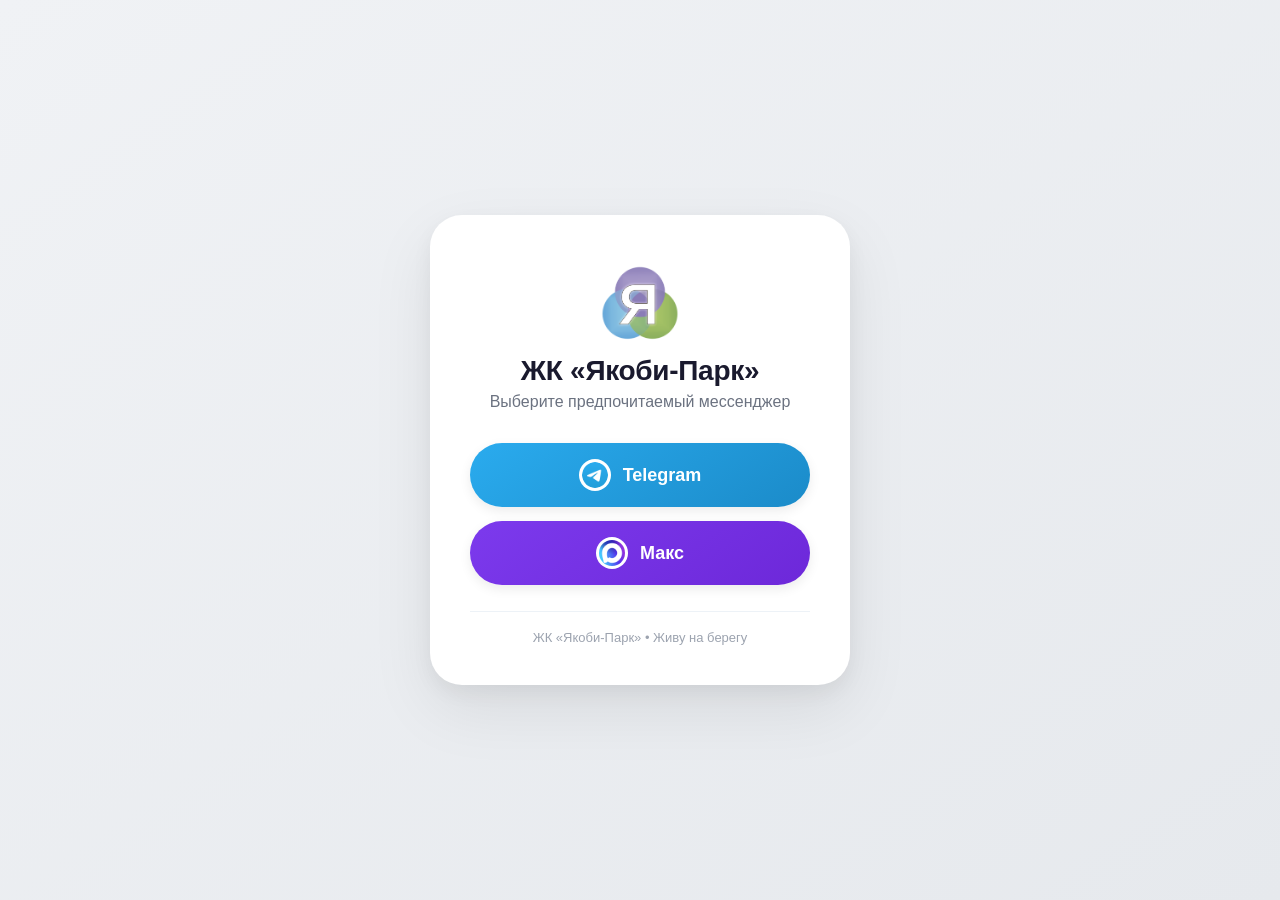
<file: index.html>
<!DOCTYPE html>
<html lang="ru">
<head>
    <meta charset="UTF-8">
    <meta name="viewport" content="width=device-width, initial-scale=1.0">
    <title>ЖК «Якоби-Парк»</title>
    <link rel="icon" href="favicon.ico">
    <link rel="stylesheet" href="style.css">
</head>
<body>
    <main class="card home-card">
        <div class="home-logo">
            <img src="images/logo-complex.png" alt="ЖК «Якоби-Парк»" width="80" height="80">
        </div>
        <h1 class="home-title">ЖК «Якоби-Парк»</h1>
        <p class="home-subtitle">Выберите предпочитаемый мессенджер</p>
        <nav class="messenger-links" aria-label="Мессенджеры">
            <a href="telegram.html" class="messenger-button messenger-button-telegram">
                <img src="images/icon-telegram.png" alt="" width="32" height="32">
                Telegram
            </a>
            <a href="max.html" class="messenger-button messenger-button-max">
                <img src="images/icon-max.png" alt="" width="32" height="32">
                Макс
            </a>
        </nav>
        <footer class="footer">
            ЖК «Якоби-Парк» • Живу на берегу
        </footer>
    </main>
</body>
</html>
</file>
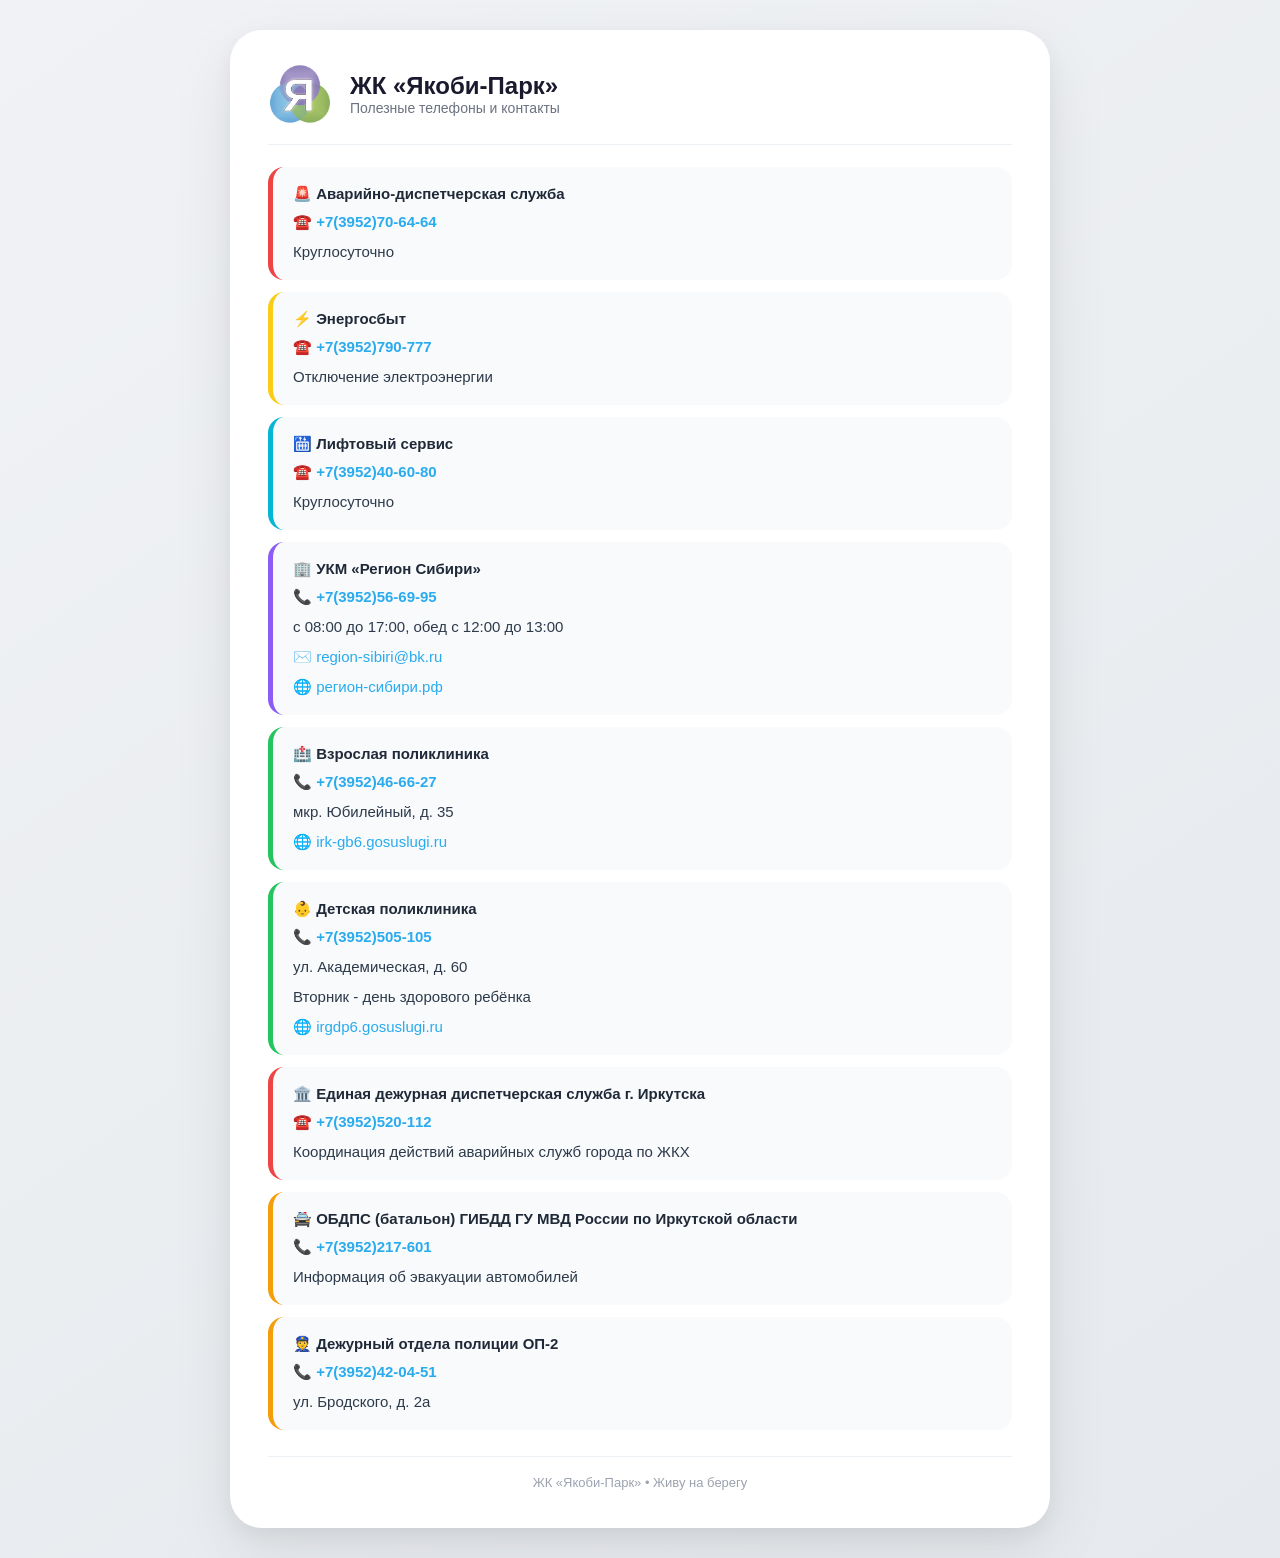
<file: contacts.html>
<!DOCTYPE html>
<html lang="ru">
<head>
    <meta charset="UTF-8">
    <meta name="viewport" content="width=device-width, initial-scale=1.0">
    <title>Контакты · ЖК «Якоби-Парк»</title>
    <link rel="icon" href="favicon.ico">
    <link rel="stylesheet" href="style.css">
</head>
<body>
    <main class="card">
        <header class="header">
            <img class="logo" src="images/logo-complex.png" alt="ЖК «Якоби-Парк»" width="64" height="64">
            <div>
                <h1>ЖК «Якоби-Парк»</h1>
                <p class="subtitle">Полезные телефоны и контакты</p>
            </div>
        </header>
        <div class="block accent-red">
            <h2>🚨 Аварийно-диспетчерская служба</h2>
            <p class="phone">☎️ <a href="tel:+73952706464">+7(3952)70-64-64</a></p>
            <p class="note">Круглосуточно</p>
        </div>
        <div class="block accent-yellow">
            <h2>⚡ Энергосбыт</h2>
            <p class="phone">☎️ <a href="tel:+73952790777">+7(3952)790-777</a></p>
            <p class="note">Отключение электроэнергии</p>
        </div>
        <div class="block accent-cyan">
            <h2>🛗 Лифтовый сервис</h2>
            <p class="phone">☎️ <a href="tel:+73952406080">+7(3952)40-60-80</a></p>
            <p class="note">Круглосуточно</p>
        </div>
        <div class="block accent-purple">
            <h2>🏢 УКМ «Регион Сибири»</h2>
            <p class="phone">📞 <a href="tel:+73952566995">+7(3952)56-69-95</a></p>
            <p class="note">с 08:00 до 17:00, обед с 12:00 до 13:00</p>
            <p>✉️ <a href="mailto:region-sibiri@bk.ru">region-sibiri@bk.ru</a></p>
            <p>🌐 <a href="https://xn----btbehqbba4bjsjj.xn--p1ai/" target="_blank" rel="noopener noreferrer">регион-сибири.рф</a></p>
        </div>
        <div class="block accent-green">
            <h2>🏥 Взрослая поликлиника</h2>
            <p class="phone">📞 <a href="tel:+73952466627">+7(3952)46-66-27</a></p>
            <p class="note">мкр. Юбилейный, д. 35</p>
            <p>🌐 <a href="https://irk-gb6.gosuslugi.ru/" target="_blank" rel="noopener noreferrer">irk-gb6.gosuslugi.ru</a></p>
        </div>
        <div class="block accent-green">
            <h2>👶 Детская поликлиника</h2>
            <p class="phone">📞 <a href="tel:+73952505105">+7(3952)505-105</a></p>
            <p class="note">ул. Академическая, д. 60</p>
            <p class="note">Вторник - день здорового ребёнка</p>
            <p>🌐 <a href="https://irgdp6.gosuslugi.ru/" target="_blank" rel="noopener noreferrer">irgdp6.gosuslugi.ru</a></p>
        </div>
        <div class="block accent-red">
            <h2>🏛️ Единая дежурная диспетчерская служба г. Иркутска</h2>
            <p class="phone">☎️ <a href="tel:+73952520112">+7(3952)520-112</a></p>
            <p class="note">Координация действий аварийных служб города по ЖКХ</p>
        </div>
        <div class="block accent-orange">
            <h2>🚔 ОБДПС (батальон) ГИБДД ГУ МВД России по Иркутской области</h2>
            <p class="phone">📞 <a href="tel:+73952217601">+7(3952)217-601</a></p>
            <p class="note">Информация об эвакуации автомобилей</p>
        </div>
        <div class="block accent-orange">
            <h2>👮 Дежурный отдела полиции ОП-2</h2>
            <p class="phone">📞 <a href="tel:+73952420451">+7(3952)42-04-51</a></p>
            <p class="note">ул. Бродского, д. 2а</p>
        </div>
        <footer class="footer">
            ЖК «Якоби-Парк» • Живу на берегу
        </footer>
    </main>
</body>
</html>
</file>
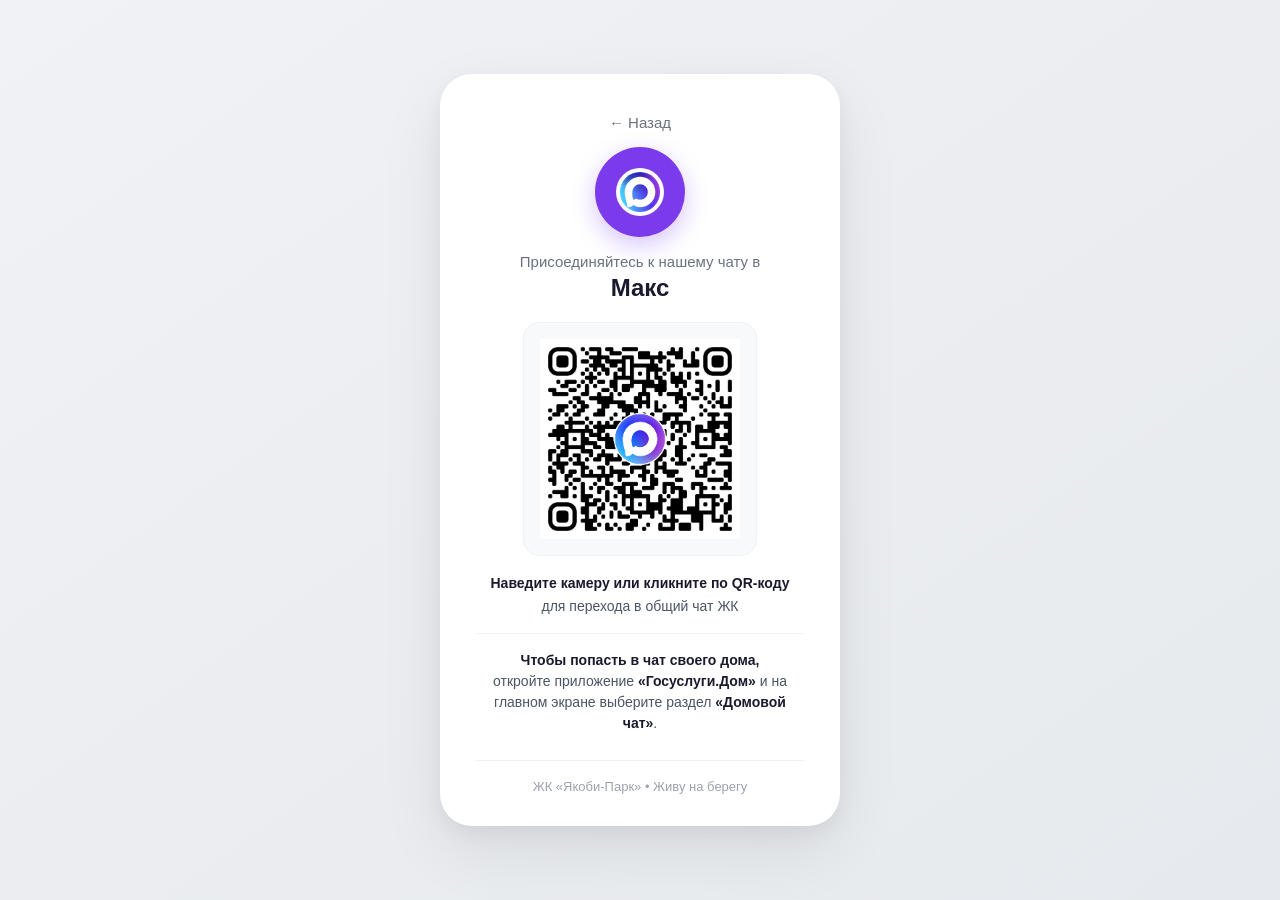
<file: max.html>
<!DOCTYPE html>
<html lang="ru">
<head>
    <meta charset="UTF-8">
    <meta name="viewport" content="width=device-width, initial-scale=1.0">
    <title>Макс · ЖК «Якоби-Парк»</title>
    <link rel="icon" href="favicon.ico">
    <link rel="stylesheet" href="style.css">
</head>
<body>
    <main class="card messenger-card">
        <a href="index.html" class="back">← Назад</a>
        <div class="messenger-icon max">
            <img src="images/icon-max.png" alt="Макс" width="48" height="48">
        </div>
        <p class="messenger-desc">Присоединяйтесь к нашему чату в</p>
        <h1 class="messenger-title">Макс</h1>
        <div class="qr-wrapper">
            <a href="https://max.ru/join/6f4XAEqMGQY6RSePlbq4Y02-dL-mpjecFTX8A57i6vU" target="_blank" rel="noopener noreferrer">
                <img src="images/qr-max.png" alt="QR-код Макс" width="200" height="200">
            </a>
        </div>
        <p class="qr-label">
            <strong>Наведите камеру или кликните по QR-коду</strong>
            <br>
            для перехода в общий чат ЖК
        </p>
        <div class="instruction">
            <strong>Чтобы попасть в чат своего дома,</strong><br>
            откройте приложение <strong>«Госуслуги.Дом»</strong> и на главном экране выберите раздел <strong>«Домовой чат»</strong>.
        </div>
        <footer class="footer">
            ЖК «Якоби-Парк» • Живу на берегу
        </footer>
    </main>
</body>
</html>
</file>
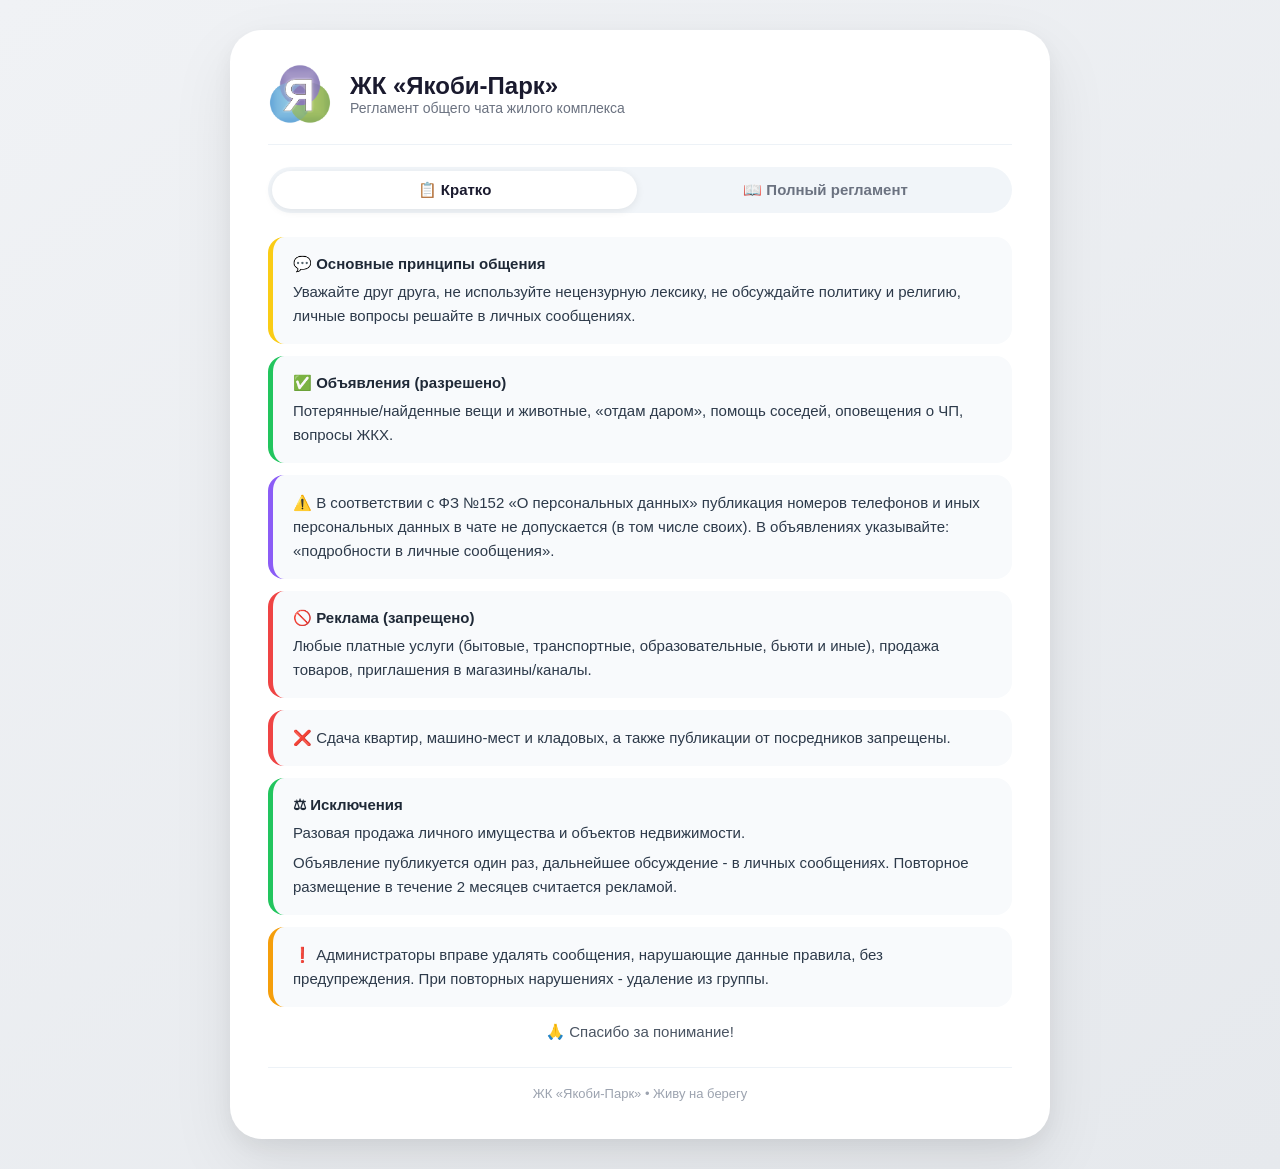
<file: rules.html>
<!DOCTYPE html>
<html lang="ru">
<head>
    <meta charset="UTF-8">
    <meta name="viewport" content="width=device-width, initial-scale=1.0">
    <title>Регламент чата · ЖК «Якоби-Парк»</title>
    <link rel="icon" href="favicon.ico">
    <link rel="stylesheet" href="style.css">
</head>
<body>
    <main class="card">
        <header class="header">
            <img class="logo" src="images/logo-complex.png" alt="ЖК «Якоби-Парк»" width="64" height="64">
            <div>
                <h1>ЖК «Якоби-Парк»</h1>
                <p class="subtitle">Регламент общего чата жилого комплекса</p>
            </div>
        </header>
        <div class="tabs">
            <button class="tab-btn active" type="button" data-tab="summary">📋 Кратко</button>
            <button class="tab-btn" type="button" data-tab="full">📖 Полный регламент</button>
        </div>
        <div id="summary" class="tab-content active">
            <div class="block accent-yellow">
                <h2>💬 Основные принципы общения</h2>
                <p>Уважайте друг друга, не используйте нецензурную лексику, не обсуждайте политику и религию, личные вопросы решайте в личных сообщениях.</p>
            </div>
            <div class="block accent-green">
                <h2>✅ Объявления (разрешено)</h2>
                <p>Потерянные/найденные вещи и животные, «отдам даром», помощь соседей, оповещения о ЧП, вопросы ЖКХ.</p>
            </div>
            <!--
            <div class="block accent-cyan">
                <h2>📎 Объявления размещайте в соответствующей теме чата</h2>
                <p>так они дольше остаются на виду. Недопустимо обсуждение в теме объявлений - для этого используйте общий чат.</p>
            </div>
            -->
            <div class="block accent-purple">
                <p>⚠️ В соответствии с ФЗ №152 «О персональных данных» публикация номеров телефонов и иных персональных данных в чате не допускается (в том числе своих). В объявлениях указывайте: «подробности в личные сообщения».</p>
            </div>
            <div class="block accent-red">
                <h2>🚫 Реклама (запрещено)</h2>
                <p>Любые платные услуги (бытовые, транспортные, образовательные, бьюти и иные), продажа товаров, приглашения в магазины/каналы.</p>
            </div>
            <div class="block accent-red">
                <p>❌ Сдача квартир, машино-мест и кладовых, а также публикации от посредников запрещены.</p>
            </div>
            <div class="block accent-green">
                <h2>⚖ Исключения</h2>
                <p>Разовая продажа личного имущества и объектов недвижимости.</p>
                <p>Объявление публикуется один раз, дальнейшее обсуждение - в личных сообщениях. Повторное размещение в течение 2 месяцев считается рекламой.</p>
            </div>
            <div class="block accent-orange">
                <p>❗ Администраторы вправе удалять сообщения, нарушающие данные правила, без предупреждения. При повторных нарушениях - удаление из группы.</p>
            </div>
            <div class="short-thanks">🙏 Спасибо за понимание!</div>
        </div>
        <div id="full" class="tab-content full-rules">
            <h2>1. Назначение чата</h2>
            <p>Чат создан жителями ЖК для живого соседского общения, обмена информацией о жизни комплекса и района, содержании домов и придомовой территории, а также для координации между соседями.</p>
            <p><strong>Цель:</strong> конструктивное взаимодействие, взаимопомощь и решение вопросов, связанных с проживанием.</p>
            <p>Сообщения, не относящиеся к тематике проживания, не допускаются.</p>
            <h2>2. Участники чата</h2>
            <p><strong>2.1.</strong> Участник должен быть идентифицируемым - по имени, понятному никнейму или фото. Аккаунты с автоматически сгенерированными, бессмысленными, оскорбительными или рекламными именами могут быть ограничены администраторами.</p>
            <p><strong>2.2.</strong> Участники обязаны соблюдать законодательство РФ и настоящий регламент.</p>
            <h2>3. Правила общения</h2>
            <p><strong>3.1. Уважение.</strong> Общение должно быть корректным. Оскорбления, унижения, грубость и переход на личности запрещены.</p>
            <p><strong>3.2. Лексика.</strong> Нецензурная лексика и её завуалированные формы (звёздочки, замена букв, намёки) не допускаются.</p>
            <p><strong>3.3. Дискриминация.</strong> Запрещены любые дискриминационные высказывания и разжигание ненависти по любым признакам.</p>
            <p><strong>3.4. Провокации.</strong> Не допускаются провокации, сознательное создание конфликтов, а также действия, провоцирующие конфликт своей формой. <i>Любой конфликт можно уладить рациональным разговором</i>.</p>
            <p><strong>3.5. Личное.</strong> Вопросы, просьбы и сообщения, адресованные конкретному участнику, направляются в личные сообщения.</p>
            <p><strong>3.6. Политика и острые темы.</strong> Политические обсуждения, агитация, религиозная пропаганда и иные темы, не связанные с жизнью ЖК и района, запрещены.</p>
            <h2>4. Размещение информации</h2>
            <h3>4.1. Разрешено (некоммерческие сообщения)</h3>
            <ul>
                <li>Потерянное/найденное (ключи, документы, карты, вещи, животные).</li>
                <li>Обмен или бартер личными вещами, «отдам даром».</li>
                <li>Просьбы о помощи соседей (одолжить инструмент, помочь с переносом вещей и др.).</li>
                <li>Бытовые уведомления (оставленный свет в машине, открытое окно, сработала сигнализация, протечка, неисправность общедомовых коммуникаций).</li>
                <li>Оповещения об авариях, чрезвычайных ситуациях и происшествиях на территории ЖК.</li>
                <li>Вопросы содержания домов и придомовой территории.</li>
            </ul>
            <!--
            <p><strong>4.1.1.</strong> Объявления размещаются в соответствующей теме. Комментарии в теме объявлений не допускаются, чтобы не засорять ленту. Обсуждение - в общем чате.</p>
            -->
            <h3>4.2. Запрещено (реклама и коммерция)</h3>
            <ul>
                <li>Любые платные услуги (ремонт, клининг, перевозки, обучение, бьюти и иные).</li>
                <li>Продажа товаров (включая сетевой маркетинг).</li>
                <li>Регулярные или повторяющиеся объявления.</li>
                <li>Акции, скидки, спецпредложения.</li>
                <li>Приглашения в магазины, группы, каналы и другие ресурсы.</li>
                <li>Спам, флуд, массовые рассылки, ссылки на вредоносные ресурсы.</li>
                <li>Мошенничество, сбор денег под ложными предлогами и фейковые аккаунты.</li>
            </ul>
            <h3>4.3. Аренда и посредники</h3>
            <p><strong>4.3.1.</strong> Сдача любых квартир, машино-мест и кладовых - запрещена.</p>
            <p><strong>4.3.2.</strong> Публикации от посредников (агентств, риелторов и иных третьих лиц) - запрещены.</p>
            <h3>4.4. Исключения</h3>
            <p><strong>4.4.1.</strong> Разовая продажа личного имущества (не для перепродажи).</p>
            <p><strong>4.4.2.</strong> Разовая продажа личных объектов недвижимости.</p>
            <p><strong>4.4.3.</strong> Объявление публикуется один раз. Повторное размещение в течение 2 месяцев будет расценено как реклама.</p>
            <h2>5. Персональные данные и конфиденциальность</h2>
            <p><strong>5.1.</strong> В соответствии с ФЗ №152 «О персональных данных» публикация номеров телефонов и иных персональных данных в общем чате не допускается. В объявлениях указывайте: «подробности в личные сообщения». Даже собственные контакты лучше не публиковать, чтобы минимизировать риски мошенничества и несанкционированного распространения информации.</p>
            <p><strong>5.2.</strong> Распространение персональных данных других участников без их согласия запрещено.</p>
            <p><strong>5.3.</strong> Распространение переписки чата третьим лицам без согласия участников запрещено.</p>
            <h2>6. Модерация</h2>
            <p><strong>6.1.</strong> Администраторы вправе удалять сообщения, нарушающие настоящий регламент, без предварительного уведомления.</p>
            <p><strong>6.2.</strong> При повторных или систематических нарушениях участник может быть ограничен в общении или удалён из чата.</p>
            <p><strong>6.3.</strong> В спорных ситуациях можно обратиться к администратору в личные сообщения.</p>
        </div>
        <footer class="footer">
            ЖК «Якоби-Парк» • Живу на берегу
        </footer>
    </main>
    <script>
        const tabs = document.querySelectorAll(".tab-btn");
        const contents = document.querySelectorAll(".tab-content");
        tabs.forEach(tab => {
            tab.addEventListener("click", () => {
                const target = tab.dataset.tab;
                tabs.forEach(item => {
                    item.classList.toggle("active", item === tab);
                });
                contents.forEach(content => {
                    content.classList.toggle("active", content.id === target);
                });
            });
        });
    </script>
</body>
</html>
</file>
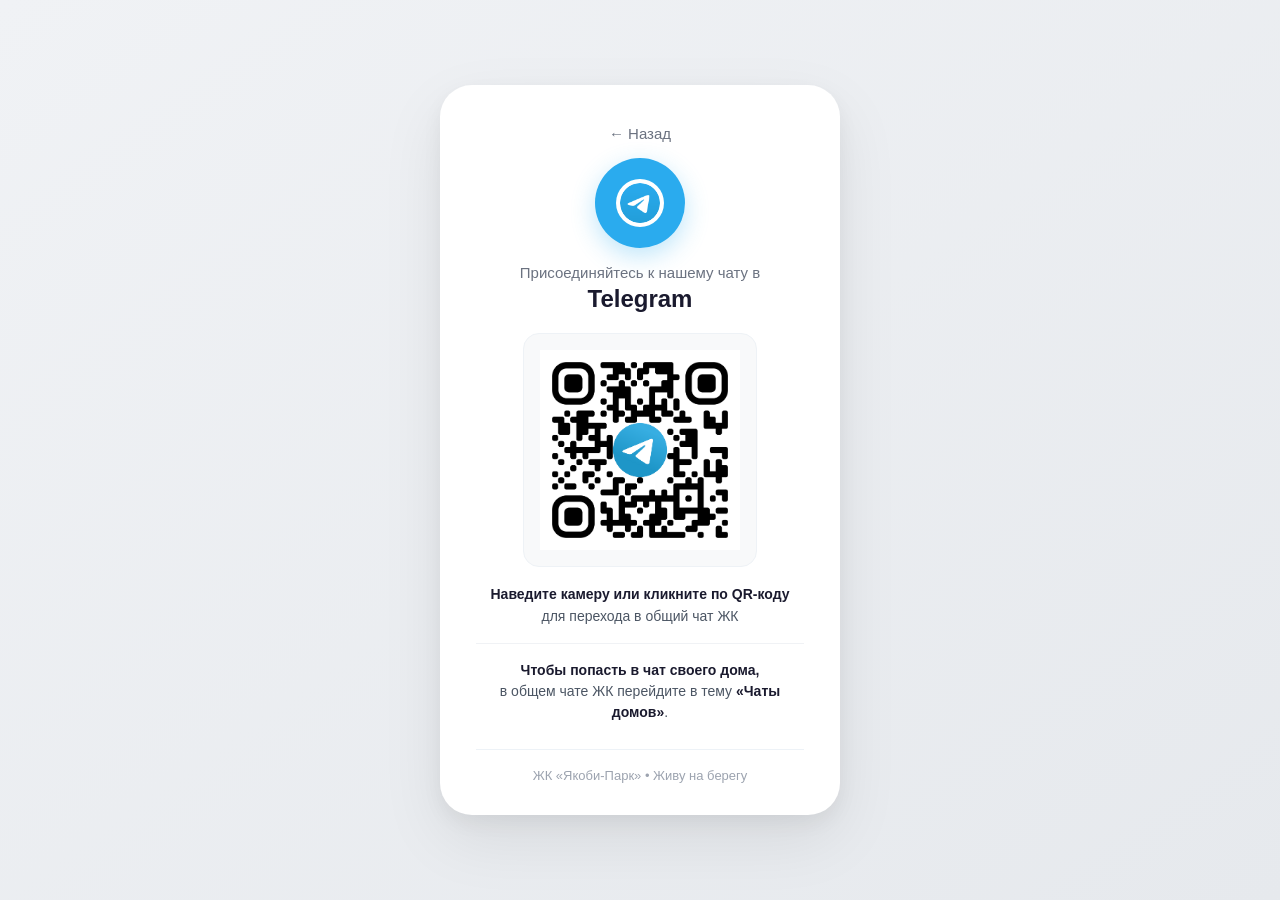
<file: telegram.html>
<!DOCTYPE html>
<html lang="ru">
<head>
    <meta charset="UTF-8">
    <meta name="viewport" content="width=device-width, initial-scale=1.0">
    <title>Telegram · ЖК «Якоби-Парк»</title>
    <link rel="icon" href="favicon.ico">
    <link rel="stylesheet" href="style.css">
</head>
<body>
    <main class="card messenger-card">
        <a href="index.html" class="back">← Назад</a>
        <div class="messenger-icon telegram">
            <img src="images/icon-telegram.png" alt="Telegram" width="48" height="48">
        </div>
        <p class="messenger-desc">Присоединяйтесь к нашему чату в</p>
        <h1 class="messenger-title">Telegram</h1>
        <div class="qr-wrapper">
            <a href="https://t.me/Yakobi_Park" target="_blank" rel="noopener noreferrer">
                <img src="images/qr-telegram.png" alt="QR-код Telegram" width="200" height="200">
            </a>
        </div>
        <p class="qr-label">
            <strong>Наведите камеру или кликните по QR-коду</strong>
            <br>
            для перехода в общий чат ЖК
        </p>
        <div class="instruction">
            <strong>Чтобы попасть в чат своего дома,</strong><br>
            в общем чате ЖК перейдите в тему <strong>«Чаты домов»</strong>.
        </div>
        <footer class="footer">
            ЖК «Якоби-Парк» • Живу на берегу
        </footer>
    </main>
</body>
</html>
</file>
<file: style.css>
:root {
    --color-link: #2aabee;
    --color-link-hover: #1b8bc9;
    --color-max: #7c3aed;
    --color-max-dark: #6d28d9;
    --color-text: #2d3a4a;
    --color-heading: #1a1a2e;
    --color-muted: #6b7280;
    --color-background: #f8fafc;
    --color-surface: #ffffff;
    --color-soft: #f1f5f9;
    --color-border: #edf2f7;
    --color-red: #ef4444;
    --color-yellow: #facc15;
    --color-cyan: #06b6d4;
    --color-purple: #8b5cf6;
    --color-green: #22c55e;
    --color-orange: #f59e0b;
    --color-text-strong: #1f2937;
    --color-text-dark: #111827;
    --color-text-secondary: #4b5563;
    --color-text-light: #9ca3af;
    --color-bg-gray: #f8f9fa;
    --color-bg-light: #f0f2f5;
    --color-footer: #9ca3af;
    --radius-card: 32px;
    --radius-block: 16px;
    --radius-pill: 999px;
    --shadow-card: 0 24px 64px rgba(0, 0, 0, .08), 0 8px 20px rgba(0, 0, 0, .05);
    --shadow-button: 0 4px 12px rgba(0, 0, 0, .08);
    --content-width: 820px;
}
* {
    box-sizing: border-box;
    margin: 0;
    padding: 0;
}
html {
    scroll-behavior: smooth;
}
body {
    min-height: 100vh;
    min-height: 100dvh;
    display: flex;
    align-items: center;
    justify-content: center;
    padding: 30px 20px;
    font-family: "Segoe UI", Roboto, Arial, sans-serif;
    color: var(--color-text);
    background: linear-gradient(145deg, var(--color-bg-light) 0%, #e6e9ed 100%);
}
a {
    color: var(--color-link);
    text-decoration: none;
}
a:hover {
    color: var(--color-link-hover);
    text-decoration: underline;
}
a,
button {
    -webkit-tap-highlight-color: transparent;
}
.card {
    width: 100%;
    max-width: var(--content-width);
    padding: 32px 38px 38px;
    background: var(--color-surface);
    border-radius: var(--radius-card);
    box-shadow: var(--shadow-card);
}
.header {
    display: flex;
    align-items: center;
    gap: 18px;
    margin-bottom: 22px;
    padding-bottom: 18px;
    border-bottom: 1px solid var(--color-border);
}
.logo {
    width: 64px;
    height: 64px;
    flex-shrink: 0;
    object-fit: cover;
}
.header h1 {
    color: var(--color-heading);
    font-size: 24px;
    font-weight: 700;
    line-height: 1.2;
}
.subtitle {
    color: var(--color-muted);
    font-size: 14px;
}
.back {
    display: inline-flex;
    align-items: center;
    gap: 8px;
    margin-bottom: 16px;
    color: var(--color-muted);
    font-size: 15px;
    font-weight: 500;
    transition: color .2s ease;
}
.back:hover {
    color: var(--color-heading);
    text-decoration: none;
}
.block {
    margin-bottom: 12px;
    padding: 16px 20px;
    background: var(--color-background);
    border-left: 5px solid var(--color-link);
    border-radius: var(--radius-block);
}
.block:last-child {
    margin-bottom: 0;
}
.block h2 {
    display: flex;
    align-items: center;
    gap: 8px;
    margin-bottom: 6px;
    color: var(--color-text-strong);
    font-size: 15px;
    font-weight: 700;
    line-height: 1.4;
}
.block p {
    margin-bottom: 6px;
    color: var(--color-text);
    font-size: 15px;
    line-height: 1.6;
}
.block p:last-child {
    margin-bottom: 0;
}
.block a {
    color: var(--color-link);
}
.block ul,
.full-rules ul {
    margin: 6px 0 14px;
    padding-left: 24px;
}
.block li,
.full-rules li {
    margin-bottom: 6px;
    color: var(--color-text);
    font-size: 15px;
    line-height: 1.6;
    list-style-type: disc;
}
.block li:last-child,
.full-rules li:last-child {
    margin-bottom: 0;
}
.phone {
    font-size: 20px;
    font-weight: 600;
}
.note {
    color: var(--color-muted);
    font-size: 14px;
    line-height: 1.5;
}
.accent-red {
    border-left-color: var(--color-red);
}
.accent-yellow {
    border-left-color: var(--color-yellow);
}
.accent-cyan {
    border-left-color: var(--color-cyan);
}
.accent-purple {
    border-left-color: var(--color-purple);
}
.accent-green {
    border-left-color: var(--color-green);
}
.accent-orange {
    border-left-color: var(--color-orange);
}
.footer {
    margin-top: 26px;
    padding-top: 18px;
    border-top: 1px solid var(--color-border);
    color: var(--color-footer);
    font-size: 13px;
    text-align: center;
}
.home-card {
    max-width: 420px;
    padding: 48px 40px 40px;
    text-align: center;
}
.home-logo {
    margin-bottom: 8px;
}
.home-logo img {
    width: 80px;
    height: 80px;
    object-fit: cover;
}
.home-title {
    color: var(--color-heading);
    font-size: 28px;
    font-weight: 700;
    letter-spacing: -.3px;
}
.home-subtitle {
    margin-top: 6px;
    margin-bottom: 32px;
    color: var(--color-muted);
    font-size: 16px;
}
.messenger-links {
    display: flex;
    flex-direction: column;
    gap: 14px;
}
.messenger-button {
    display: flex;
    align-items: center;
    justify-content: center;
    gap: 12px;
    padding: 16px 24px;
    border: 0;
    border-radius: var(--radius-pill);
    color: #fff;
    font-size: 18px;
    font-weight: 600;
    text-decoration: none;
    box-shadow: var(--shadow-button);
    transition: transform .25s ease, box-shadow .25s ease;
}
.messenger-button:hover {
    transform: translateY(-3px);
    color: #fff;
    text-decoration: none;
    box-shadow: 0 8px 24px rgba(0, 0, 0, .15);
}
.messenger-button:active {
    transform: scale(.97);
}
.messenger-button-telegram {
    background: linear-gradient(145deg, var(--color-link), var(--color-link-hover));
}
.messenger-button-max {
    background: linear-gradient(145deg, var(--color-max), var(--color-max-dark));
}
.messenger-button img {
    width: 32px;
    height: 32px;
    padding: 2px;
    border: 1px solid rgba(255, 255, 255, .9);
    border-radius: 50%;
    background: #fff;
    object-fit: cover;
}
.messenger-card {
    max-width: 400px;
    padding: 40px 36px 32px;
    text-align: center;
}
.messenger-icon {
    display: flex;
    align-items: center;
    justify-content: center;
    width: 90px;
    height: 90px;
    margin: 0 auto 16px;
    border-radius: 50%;
}
.messenger-icon.telegram {
    background: var(--color-link);
    box-shadow: 0 8px 24px rgba(42, 171, 238, .30);
}
.messenger-icon.max {
    background: var(--color-max);
    box-shadow: 0 8px 24px rgba(124, 58, 237, .30);
}
.messenger-icon img {
    width: 48px;
    height: 48px;
    padding: 3px;
    border: 1px solid rgba(255, 255, 255, .9);
    border-radius: 50%;
    background: #fff;
    object-fit: cover;
}
.messenger-desc {
    margin-bottom: 4px;
    color: var(--color-muted);
    font-size: 15px;
}
.messenger-title {
    color: var(--color-heading);
    font-size: 24px;
    font-weight: 700;
}
.qr-wrapper {
    display: inline-block;
    margin-top: 20px;
    padding: 16px;
    border: 1px solid #eef2f6;
    border-radius: var(--radius-block);
    background: var(--color-bg-gray);
    cursor: pointer;
    transition: transform .2s ease, box-shadow .2s ease;
}
.qr-wrapper:hover {
    transform: scale(1.02);
    box-shadow: 0 8px 24px rgba(0, 0, 0, .10);
}
.qr-wrapper a {
    display: block;
}
.qr-wrapper img {
    display: block;
    width: 200px;
    height: 200px;
}
.qr-label {
    margin-top: 12px;
    color: var(--color-text-secondary);
    font-size: 14px;
    line-height: 1.6;
}
.qr-label strong {
    color: var(--color-heading);
    font-weight: 600;
}
.instruction {
    margin-top: 16px;
    padding-top: 16px;
    border-top: 1px solid #f0f2f5;
    color: var(--color-text-secondary);
    font-size: 14px;
    line-height: 1.5;
}
.instruction strong {
    color: var(--color-heading);
    font-weight: 600;
}
.tabs {
    display: flex;
    gap: 6px;
    margin-bottom: 24px;
    padding: 4px;
    border-radius: var(--radius-pill);
    background: var(--color-soft);
}
.tab-btn {
    flex: 1;
    padding: 10px 16px;
    border: 0;
    border-radius: var(--radius-pill);
    background: transparent;
    color: var(--color-muted);
    font: inherit;
    font-size: 15px;
    font-weight: 600;
    cursor: pointer;
    transition: background .25s ease, color .25s ease, box-shadow .25s ease;
}
.tab-btn:hover {
    background: rgba(255, 255, 255, .5);
    color: var(--color-text-strong);
}
.tab-btn.active {
    background: #fff;
    color: var(--color-heading);
    box-shadow: 0 2px 8px rgba(0, 0, 0, .08);
}
.tab-content {
    display: none;
}
.tab-content.active {
    display: block;
}
.short-thanks {
    margin-top: 16px;
    color: var(--color-text-secondary);
    font-size: 15px;
    text-align: center;
}
.full-rules h2 {
    margin: 28px 0 14px;
    color: var(--color-text-dark);
    font-size: 20px;
    font-weight: 600;
}
.full-rules h2:first-child {
    margin-top: 4px;
}
.full-rules h3 {
    margin: 22px 0 10px;
    color: var(--color-text-strong);
    font-size: 17px;
    font-weight: 600;
}
.full-rules p {
    margin-bottom: 8px;
    color: var(--color-text);
    font-size: 15px;
    line-height: 1.6;
}
@media (max-width: 550px) {
    body {
        padding: 16px 12px;
    }
    .card {
        padding: 16px 14px;
        border-radius: 20px;
    }
    .header {
        gap: 12px;
    }
    .logo {
        width: 52px;
        height: 52px;
    }
    .header h1 {
        font-size: 20px;
    }
    .block {
        padding: 14px 16px;
    }
    .phone {
        font-size: 18px;
    }
    .home-card {
        padding: 32px 20px 24px;
    }
    .home-logo img {
        width: 72px;
        height: 72px;
    }
    .home-title {
        font-size: 24px;
    }
    .home-subtitle {
        margin-bottom: 26px;
        font-size: 15px;
    }
    .messenger-button {
        padding: 14px 20px;
        font-size: 17px;
    }
    .messenger-card {
        padding: 28px 20px 24px;
    }
    .qr-wrapper {
        padding: 12px;
    }
    .qr-wrapper img {
        width: 160px;
        height: 160px;
    }
    .full-rules h2 {
        font-size: 18px;
    }
    .full-rules h3 {
        font-size: 16px;
    }
    .tab-btn {
        padding: 8px 12px;
        font-size: 13px;
    }
}
</file>
